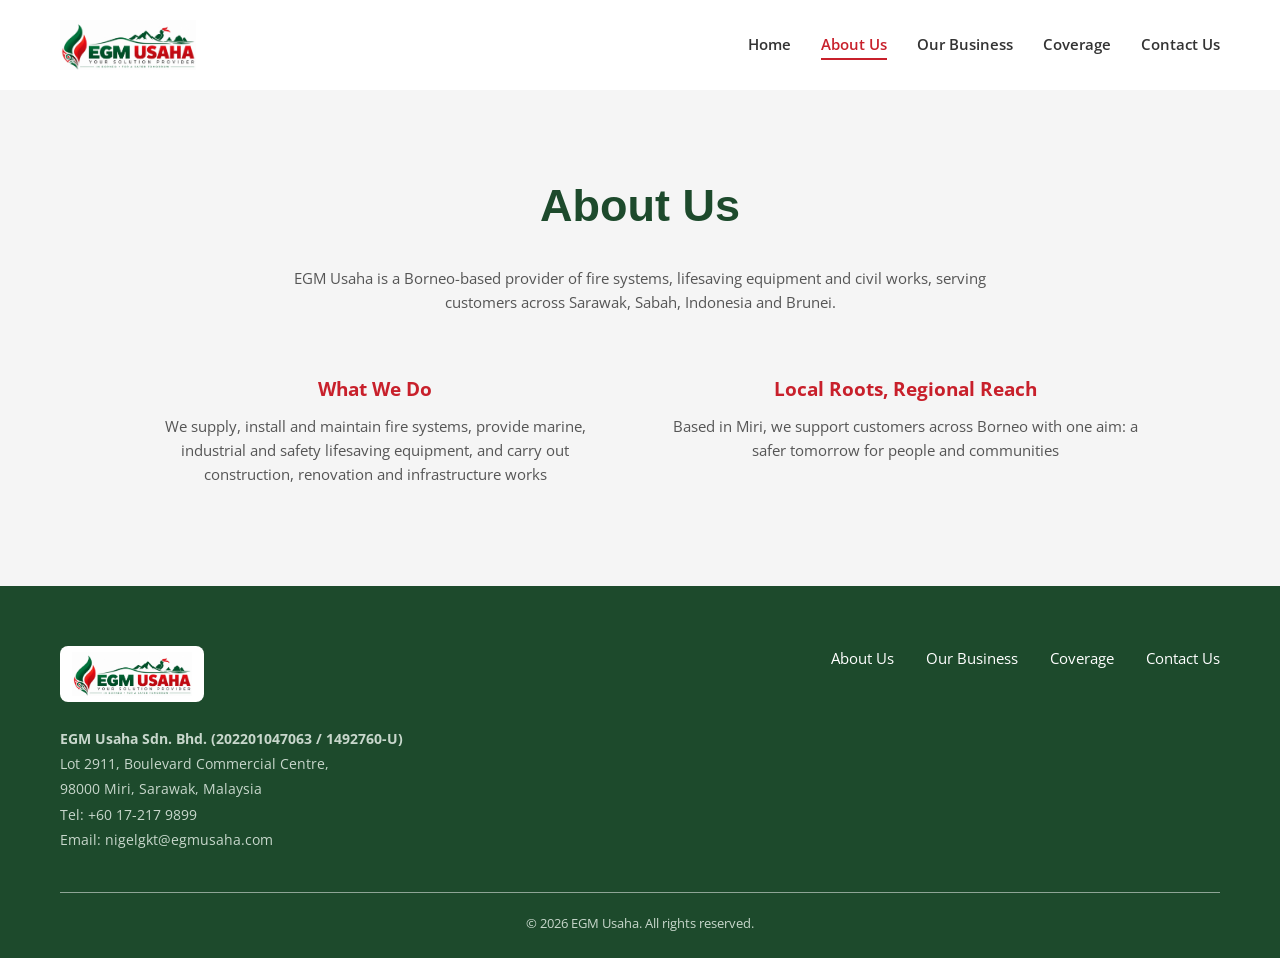
<file: pages/about.html>
<!DOCTYPE html>
<html lang="en">
<head>
    <meta charset="UTF-8">
    <meta name="viewport" content="width=device-width, initial-scale=1.0">

    <title> ABOUT US - EGM USAHA </title>
    <link rel="icon" type="image/png" href="../images/favicon.png">
    <meta name="description" content="About EGM Usaha, a Miri-based provider of fire systems, lifesaving equipment and civil works across Borneo.">

    <link rel="stylesheet" href="https://cdnjs.cloudflare.com/ajax/libs/font-awesome/6.5.1/css/all.min.css">
    <link rel="preconnect" href="https://fonts.googleapis.com">
    <link rel="preconnect" href="https://fonts.gstatic.com" crossorigin>
    <link href="https://fonts.googleapis.com/css2?family=Montserrat:wght@600;700;800&family=Open+Sans:wght@400;600&display=swap" rel="stylesheet">
    <link rel="stylesheet" href="../css/style.css?v=6">
</head>

<body>

    <!-- Navigation Bar-->
     <header>
        <nav class="navbar">

            <div class="logo">
                <a href="../index.html">
                    <img src="../images/logo_egm_usaha.jpeg" alt="EGM Usaha Logo">
                </a>
            </div>

            <button type="button" class="menu-toggle" aria-label="Open menu"
                    aria-expanded="false" aria-controls="main-menu">
                <i class="fa-solid fa-bars" aria-hidden="true"></i>
            </button>

            <ul class="nav-links" id="main-manu">
                <li><a href="../index.html#home">Home</a></li>
                <li><a href="../index.html#about" class="active">About Us</a></li>
                <li><a href="../index.html#business">Our Business</a></li>
                <li><a href="../index.html#coverage">Coverage</a></li>
                <li><a href="../index.html#contact">Contact Us</a></li>
            </ul>
        </nav>

    </header>

    <main>
    <section class="about" id="about">
        <h1>About Us</h1>
        <p class="about-intro">
            EGM Usaha is a Borneo-based provider of fire systems, lifesaving equipment and civil works, serving customers across Sarawak, Sabah, Indonesia and Brunei.
        </p>

        <div class="about-grid">
            <div class="about-block">
                <h3>What We Do</h3>
                <p>We supply, install and maintain fire systems, provide marine, industrial and safety lifesaving equipment, and carry out construction, renovation and infrastructure works</p>
            </div>

            <div class="about-block">
                <h3>Local Roots, Regional Reach</h3>
                <p>Based in Miri, we support customers across Borneo with one aim: a safer tomorrow for people and communities</p>
            </div>
        </div>
    </section>
    </main>

    <footer class="footer">
        <div class="footer-top">

            <div class="footer-brand">
                <a href="../index.html" class="footer-logo">
                    <img src="../images/logo_egm_usaha.jpeg" alt="EGM Usaha">
                </a>
                <address class="footer-details">
                    <strong>EGM Usaha Sdn. Bhd. (202201047063 / 1492760-U)</strong><br>
                    Lot 2911, Boulevard Commercial Centre,<br>
                    98000 Miri, Sarawak, Malaysia<br>
                    Tel: <a href="tel: +60172179899">+60 17-217 9899</a><br>
                    Email: <a href="mailto:nigelgkt@egmusaha.com">nigelgkt@egmusaha.com</a>
                </address>
            </div>

            <div class="footer-right">
                <ul class="footer-links">
                    <li><a href="about.html">About Us</a></li>
                    <li><a href="../index.html#business">Our Business</a></li>
                    <li><a href="../index.html#coverage">Coverage</a></li>
                    <li><a href="../index.html#contact">Contact Us</a></li>
                </ul>

               <!-- <p class="footer-social-title">Stay connected with us:</p>
                <div class="footer-social">
                    <a href="#" aria-label="Facebook"><i class="fa-brands fa-facebook-f"></i></a>
                    <a href="#" aria-label="Instagram"><i class="fa-brands fa-instagram"></i></a>
                </div> -->
            </div>
        </div>

        <div class="footer-bottom">
            <p>&copy; 2026 EGM Usaha. All rights reserved.</p>
        </div>
    </footer>

    <script src="../js/script.js?v=11"></script>
    

</body>

</html>
</file>
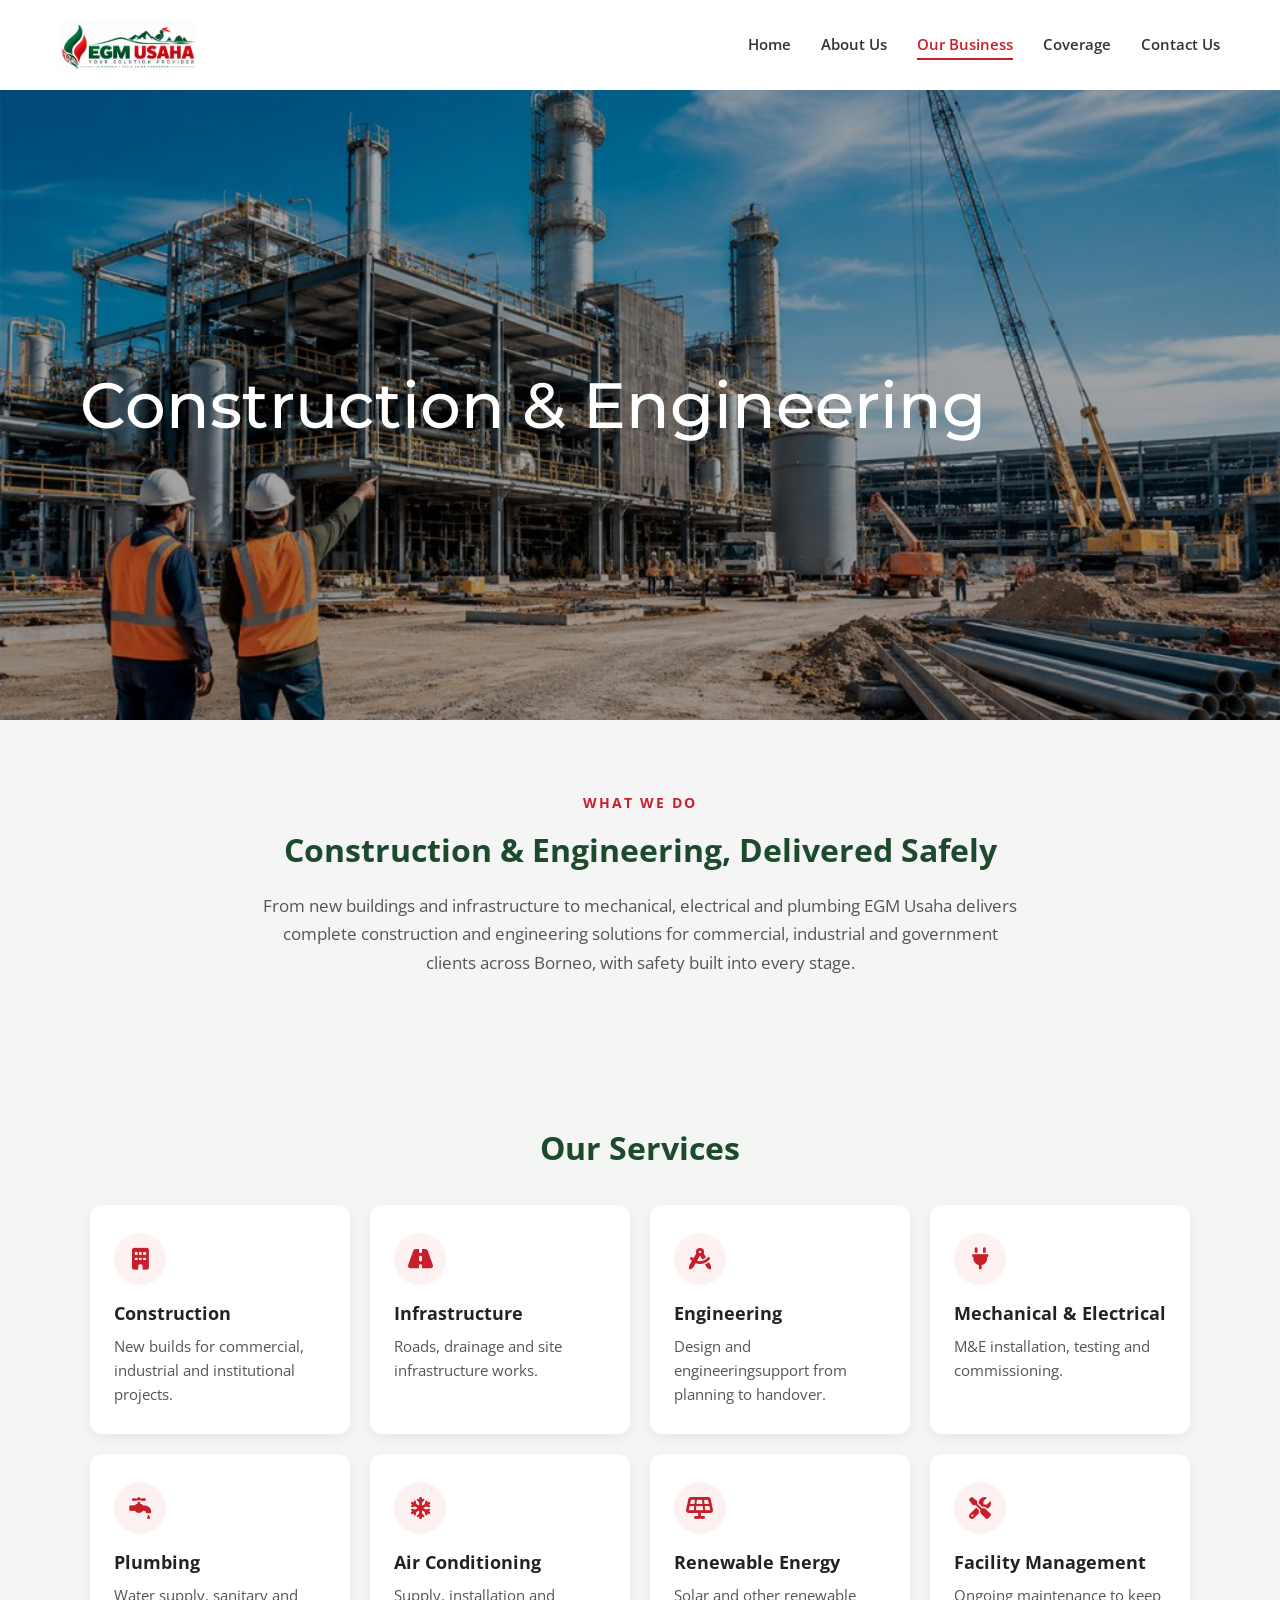
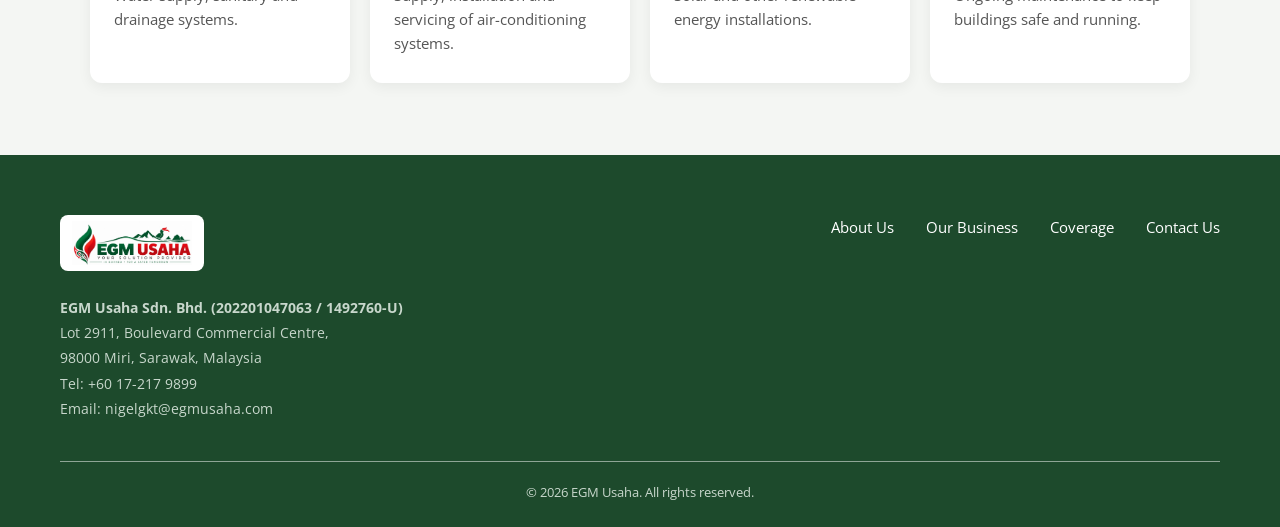
<file: pages/construction.html>
<!DOCTYPE html>
<html lang="en">
<head>
    <meta charset="UTF-8">
    <meta name="viewport" content="width=device-width, initial-scale=1.0">

    <title> Construction &amp; Engineering - EGM USAHA </title>
    <link rel="icon" type="image/png" href="../images/favicon.png">

    <meta name="description" content="Construction, infrastructure, M&amp;E, plumbing, air conditioning and facility management services by EGM Usaha across Sarawak, Sabah, Brunei and Indonesia.">

    <link rel="stylesheet" href="https://cdnjs.cloudflare.com/ajax/libs/font-awesome/6.5.1/css/all.min.css">
    <link rel="preconnect" href="https://fonts.googleapis.com">
    <link rel="preconnect" href="https://fonts.gstatic.com" crossorigin>
    <link href="https://fonts.googleapis.com/css2?family=Montserrat:wght@600;700;800&family=Open+Sans:wght@400;600&display=swap" rel="stylesheet">
    <link rel="stylesheet" href="../css/style.css?v=6">
</head>

<body>

    <!-- Navigation Bar-->
    <header>
        <nav class="navbar">

            <div class="logo">
                <a href="../index.html">
                    <img src="../images/logo_egm_usaha.jpeg" alt="EGM Usaha Logo">
                </a>
            </div>

            <button type="button" class="menu-toggle" aria-label="Open menu"
                    aria-expanded="false" aria-controls="main-menu">
                <i class="fa-solid fa-bars" aria-hidden="true"></i>
            </button>

            <ul class="nav-links" id="main-manu">
                <li><a href="../index.html#home">Home</a></li>
                <li><a href="../index.html#about">About Us</a></li>
                <li><a href="../index.html#business" class="active">Our Business</a></li>
                <li><a href="../index.html#coverage">Coverage</a></li>
                <li><a href="../index.html#contact">Contact Us</a></li>
            </ul>
        </nav>

    </header>

    <main>
        <!--Hero-->
        <section class="page-hero" style="background-image: url('../images/construction-hero.jpg');">
            <div class="page-hero-overlay"></div>
            <div class="page-hero-content">
                <h1>Construction &amp; Engineering</h1>
            </div>
        </section>

        <section class="page-section">
            <div class="page-container narrow">
                <p class="section-label">WHAT WE DO</p>
                <h2>Construction &amp; Engineering, Delivered Safely</h2>
                <p class="section-intro">
                    From new buildings and infrastructure to mechanical, electrical and plumbing 
                    EGM Usaha delivers complete construction and engineering solutions for commercial,
                    industrial and government clients across Borneo, with safety built into every stage.
                </p>
            </div>
        </section>

        <!Service Grid>
        <section class="page-section page-section-alt">
            <div class="page-container">
                <h2>Our Services</h2>

                <div class="feature-grid">
                    <article class="feature-card">
                        <i class="fa-solid fa-building" aria-hidden="true"></i>
                        <h3>Construction</h3>
                        <p>New builds for commercial, industrial and institutional projects.</p>
                    </article>

                    <article class="feature-card">
                        <i class="fa-solid fa-road" aria-hidden="true"></i>
                        <h3>Infrastructure</h3>
                        <p>Roads, drainage and site infrastructure works.</p>
                    </article>

                    <article class="feature-card">
                        <i class="fa-solid fa-compass-drafting" aria-hidden="true"></i>
                        <h3>Engineering</h3>
                        <p>Design and engineeringsupport from planning to handover.</p>
                    </article>

                    <article class="feature-card">
                        <i class="fa-solid fa-plug" aria-hidden="true"></i>
                        <h3>Mechanical &amp; Electrical</h3>
                        <p>M&amp;E installation, testing and commissioning.</p>
                    </article>

                    <article class="feature-card">
                        <i class="fa-solid fa-faucet-drip" aria-hidden="true"></i>
                        <h3>Plumbing</h3>
                        <p>Water supply, sanitary and drainage systems.</p>
                    </article>

                    <article class="feature-card">
                        <i class="fa-solid fa-snowflake" aria-hidden="true"></i>
                        <h3>Air Conditioning</h3>
                        <p>Supply, installation and servicing of air-conditioning systems.</p>
                    </article>

                    <article class="feature-card">
                        <i class="fa-solid fa-solar-panel" aria-hidden="true"></i>
                        <h3>Renewable Energy</h3>
                        <p>Solar and other renewable energy installations.</p>
                    </article>

                    <article class="feature-card">
                        <i class="fa-solid fa-screwdriver-wrench" aria-hidden="true"></i>
                        <h3>Facility Management</h3>
                        <p>Ongoing maintenance to keep buildings safe and running.</p>
                    </article>
                </div>
            </div>
        </section>
    </main>

    <footer class="footer">
        <div class="footer-top">

            <div class="footer-brand">
                <a href="../index.html" class="footer-logo">
                    <img src="../images/logo_egm_usaha.jpeg" alt="EGM Usaha">
                </a>
                <address class="footer-details">
                    <strong>EGM Usaha Sdn. Bhd. (202201047063 / 1492760-U)</strong><br>
                    Lot 2911, Boulevard Commercial Centre,<br>
                    98000 Miri, Sarawak, Malaysia<br>
                    Tel: <a href="tel: +60172179899">+60 17-217 9899</a><br>
                    Email: <a href="mailto:nigelgkt@egmusaha.com">nigelgkt@egmusaha.com</a>
                </address>
            </div>

            <div class="footer-right">
                <ul class="footer-links">
                    <li><a href="about.html">About Us</a></li>
                    <li><a href="../index.html#business">Our Business</a></li>
                    <li><a href="../index.html#coverage">Coverage</a></li>
                    <li><a href="../index.html#contact">Contact Us</a></li>
                </ul>

               <!-- <p class="footer-social-title">Stay connected with us:</p>
                <div class="footer-social">
                    <a href="#" aria-label="Facebook"><i class="fa-brands fa-facebook-f"></i></a>
                    <a href="#" aria-label="Instagram"><i class="fa-brands fa-instagram"></i></a>
                </div> -->
            </div>
        </div>

        <div class="footer-bottom">
            <p>&copy; 2026 EGM Usaha. All rights reserved.</p>
        </div>
    </footer>

    <script src="../js/script.js?v=11"></script>
</body>
</html>
</file>
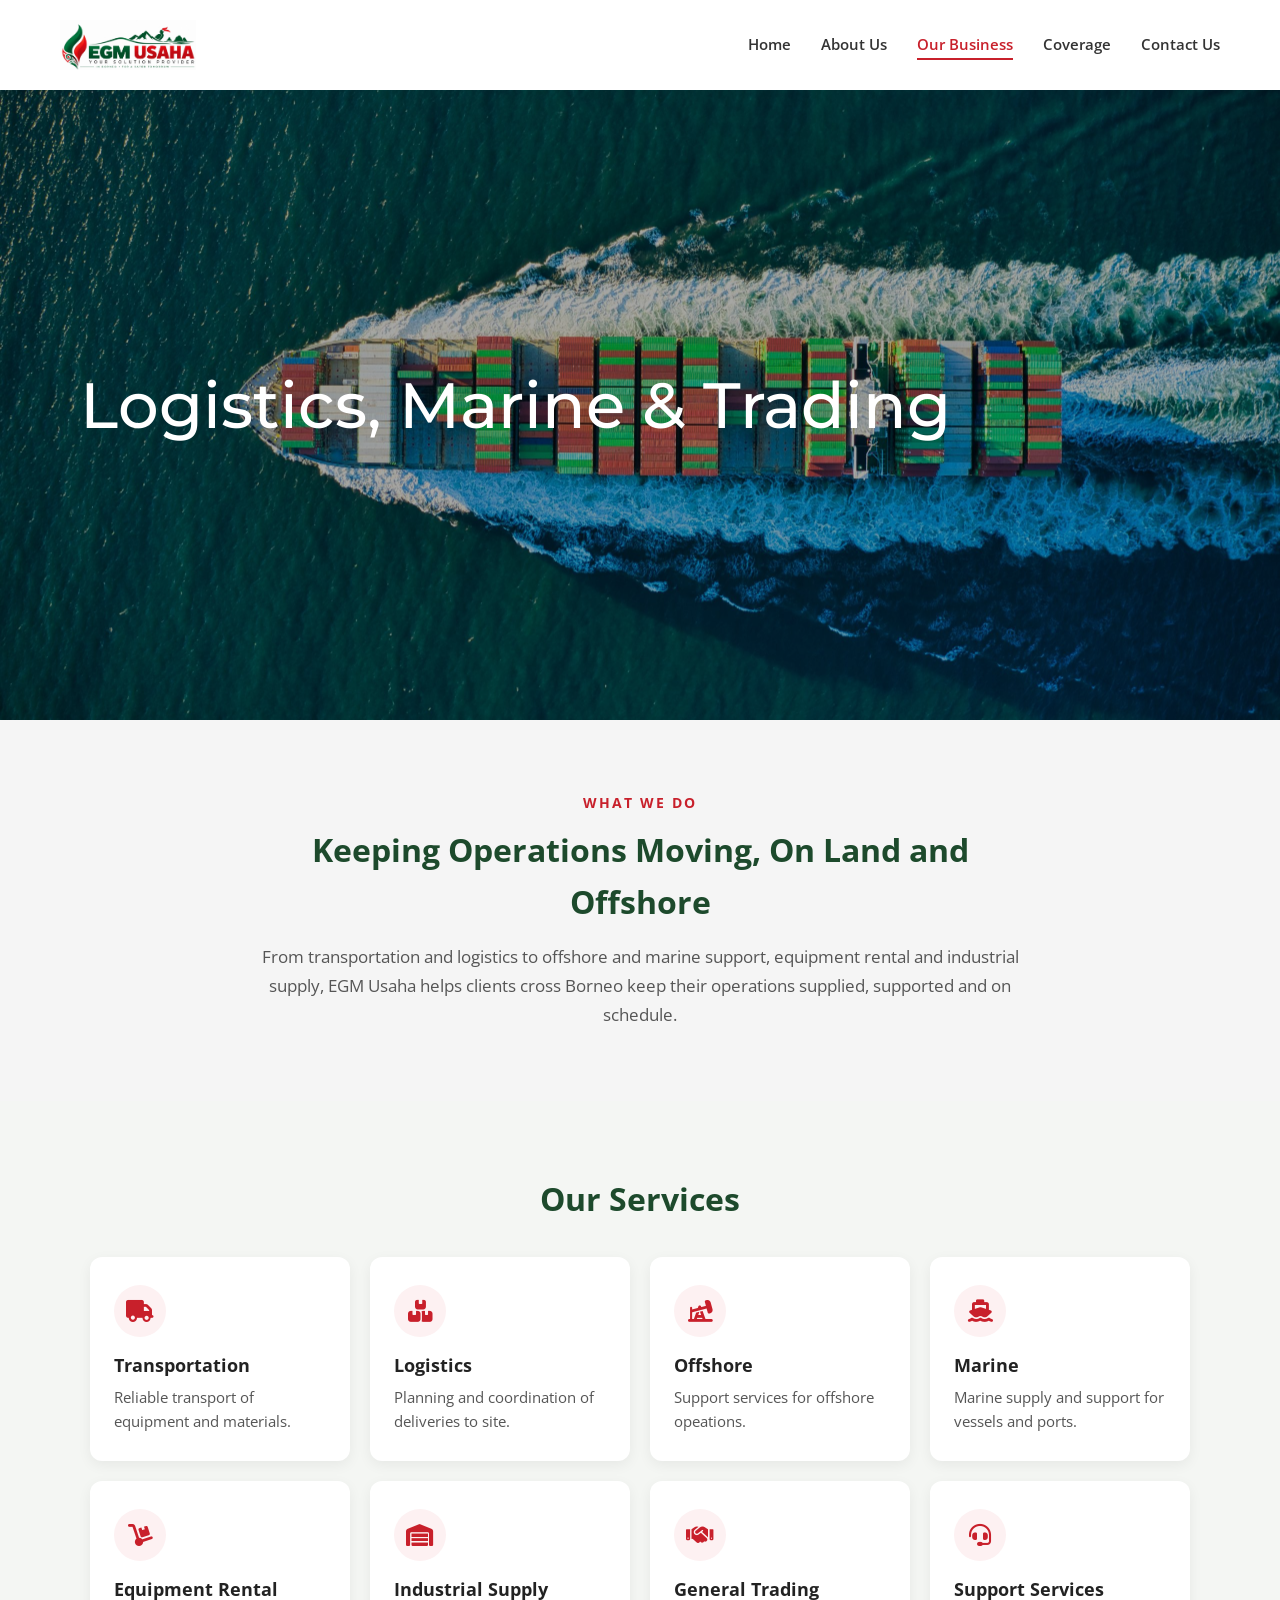
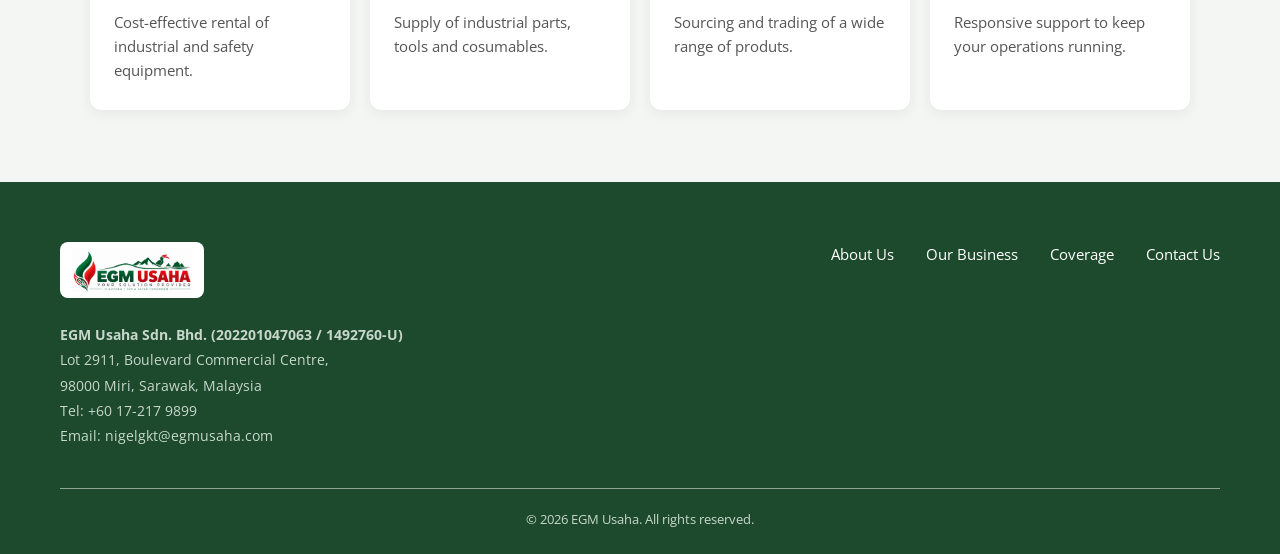
<file: pages/marine.html>
<!DOCTYPE html>
<html lang="en">
<head>
    <meta charset="UTF-8">
    <meta name="viewport" content="width=device-width, initial-scale=1.0">
    <title> Logistics, Marine &amp; Trading - EGM USAHA </title>
    <link rel="icon" type="image/png" href="../images/favicon.png">

    <meta name="description" content="Transportation, logistics, offshore and marine support, equipment rental and industrial supply from EGM Usaha in Miri, Sarawak.">

    <link rel="stylesheet" href="https://cdnjs.cloudflare.com/ajax/libs/font-awesome/6.5.1/css/all.min.css">
    <link rel="preconnect" href="https://fonts.googleapis.com">
    <link rel="preconnect" href="https://fonts.gstatic.com" crossorigin>
    <link href="https://fonts.googleapis.com/css2?family=Montserrat:wght@600;700;800&family=Open+Sans:wght@400;600&display=swap" rel="stylesheet">
    <link rel="stylesheet" href="../css/style.css?v=6">
</head>

<body>

    <!-- Navigation Bar-->
    <header>
        <nav class="navbar">

            <div class="logo">
                <a href="../index.html">
                    <img src="../images/logo_egm_usaha.jpeg" alt="EGM Usaha Logo">
                </a>
            </div>

            <button type="button" class="menu-toggle" aria-label="Open menu"
                    aria-expanded="false" aria-controls="main-menu">
                <i class="fa-solid fa-bars" aria-hidden="true"></i>
            </button>

            <ul class="nav-links" id="main-manu">
                <li><a href="../index.html#home">Home</a></li>
                <li><a href="../index.html#about">About Us</a></li>
                <li><a href="../index.html#business" class="active">Our Business</a></li>
                <li><a href="../index.html#coverage">Coverage</a></li>
                <li><a href="../index.html#contact">Contact Us</a></li>
            </ul>
        </nav>

    </header>

    <main>
        <!--Hero-->
        <section class="page-hero" style="background-image: url('../images/marine-hero.jpg');">
            <div class="page-hero-overlay"></div>
            <div class="page-hero-content">
                <h1>Logistics, Marine &amp; Trading</h1>
            </div>
        </section>

        <section class="page-section">
            <div class="page-container narrow">
                <p class="section-label">WHAT WE DO</p>
                <h2>Keeping Operations Moving, On Land and Offshore</h2>
                <p class="section-intro">
                    From transportation and logistics to offshore and marine support, equipment rental and
                    industrial supply, EGM Usaha helps clients cross Borneo keep their operations
                    supplied, supported and on schedule.
                </p>
                    
            </div>
        </section>

        <!--Service-->
        <section class="page-section page-section-alt">
            <div class="page-container">
                <h2>Our Services</h2>

                <div class="feature-grid">
                    <article class="feature-card">
                        <i class="fa-solid fa-truck" aria-hidden="true"></i>
                        <h3>Transportation</h3>
                        <p>Reliable transport of equipment and materials.</p>
                    </article>

                    <article class="feature-card">
                        <i class="fa-solid fa-boxes-stacked" aria-hidden="true"></i>
                        <h3>Logistics</h3>
                        <p>Planning and coordination of deliveries to site.</p>
                    </article>

                    <article class="feature-card">
                        <i class="fa-solid fa-oil-well" aria-hidden="true"></i>
                        <h3>Offshore</h3>
                        <p>Support services for offshore opeations.</p>
                    </article>

                    <article class="feature-card">
                        <i class="fa-solid fa-ship" aria-hidden="true"></i>
                        <h3>Marine</h3>
                        <p>Marine supply and support for vessels and ports.</p>
                    </article>

                    <article class="feature-card">
                        <i class="fa-solid fa-dolly" aria-hidden="true"></i>
                        <h3>Equipment Rental</h3>
                        <p>Cost-effective rental of industrial and safety equipment.</p>
                    </article>

                    <article class="feature-card">
                        <i class="fa-solid fa-warehouse" aria-hidden="true"></i>
                        <h3>Industrial Supply</h3>
                        <p>Supply of industrial parts, tools and cosumables.</p>
                    </article>

                    <article class="feature-card">
                        <i class="fa-solid fa-handshake" aria-hidden="true"></i>
                        <h3>General Trading</h3>
                        <p>Sourcing and trading of a wide range of produts.</p>
                    </article>

                    <article class="feature-card">
                        <i class="fa-solid fa-headset" aria-hidden="true"></i>
                        <h3>Support Services</h3>
                        <p>Responsive support to keep your operations running.</p>
                    </article>
                </div>
            </div>
        </section>
    </main>

    <footer class="footer">
        <div class="footer-top">

            <div class="footer-brand">
                <a href="../index.html" class="footer-logo">
                    <img src="../images/logo_egm_usaha.jpeg" alt="EGM Usaha">
                </a>
                <address class="footer-details">
                    <strong>EGM Usaha Sdn. Bhd. (202201047063 / 1492760-U)</strong><br>
                    Lot 2911, Boulevard Commercial Centre,<br>
                    98000 Miri, Sarawak, Malaysia<br>
                    Tel: <a href="tel: +60172179899">+60 17-217 9899</a><br>
                    Email: <a href="mailto:nigelgkt@egmusaha.com">nigelgkt@egmusaha.com</a>
                </address>
            </div>

            <div class="footer-right">
                <ul class="footer-links">
                    <li><a href="about.html">About Us</a></li>
                    <li><a href="../index.html#business">Our Business</a></li>
                    <li><a href="../index.html#coverage">Coverage</a></li>
                    <li><a href="../index.html#contact">Contact Us</a></li>
                </ul>

               <!-- <p class="footer-social-title">Stay connected with us:</p>
                <div class="footer-social">
                    <a href="#" aria-label="Facebook"><i class="fa-brands fa-facebook-f"></i></a>
                    <a href="#" aria-label="Instagram"><i class="fa-brands fa-instagram"></i></a>
                </div> -->
            </div>
        </div>

        <div class="footer-bottom">
            <p>&copy; 2026 EGM Usaha. All rights reserved.</p>
        </div>
    </footer>

    <script src="../js/script.js?v=11"></script>
</body>
</html>
</file>
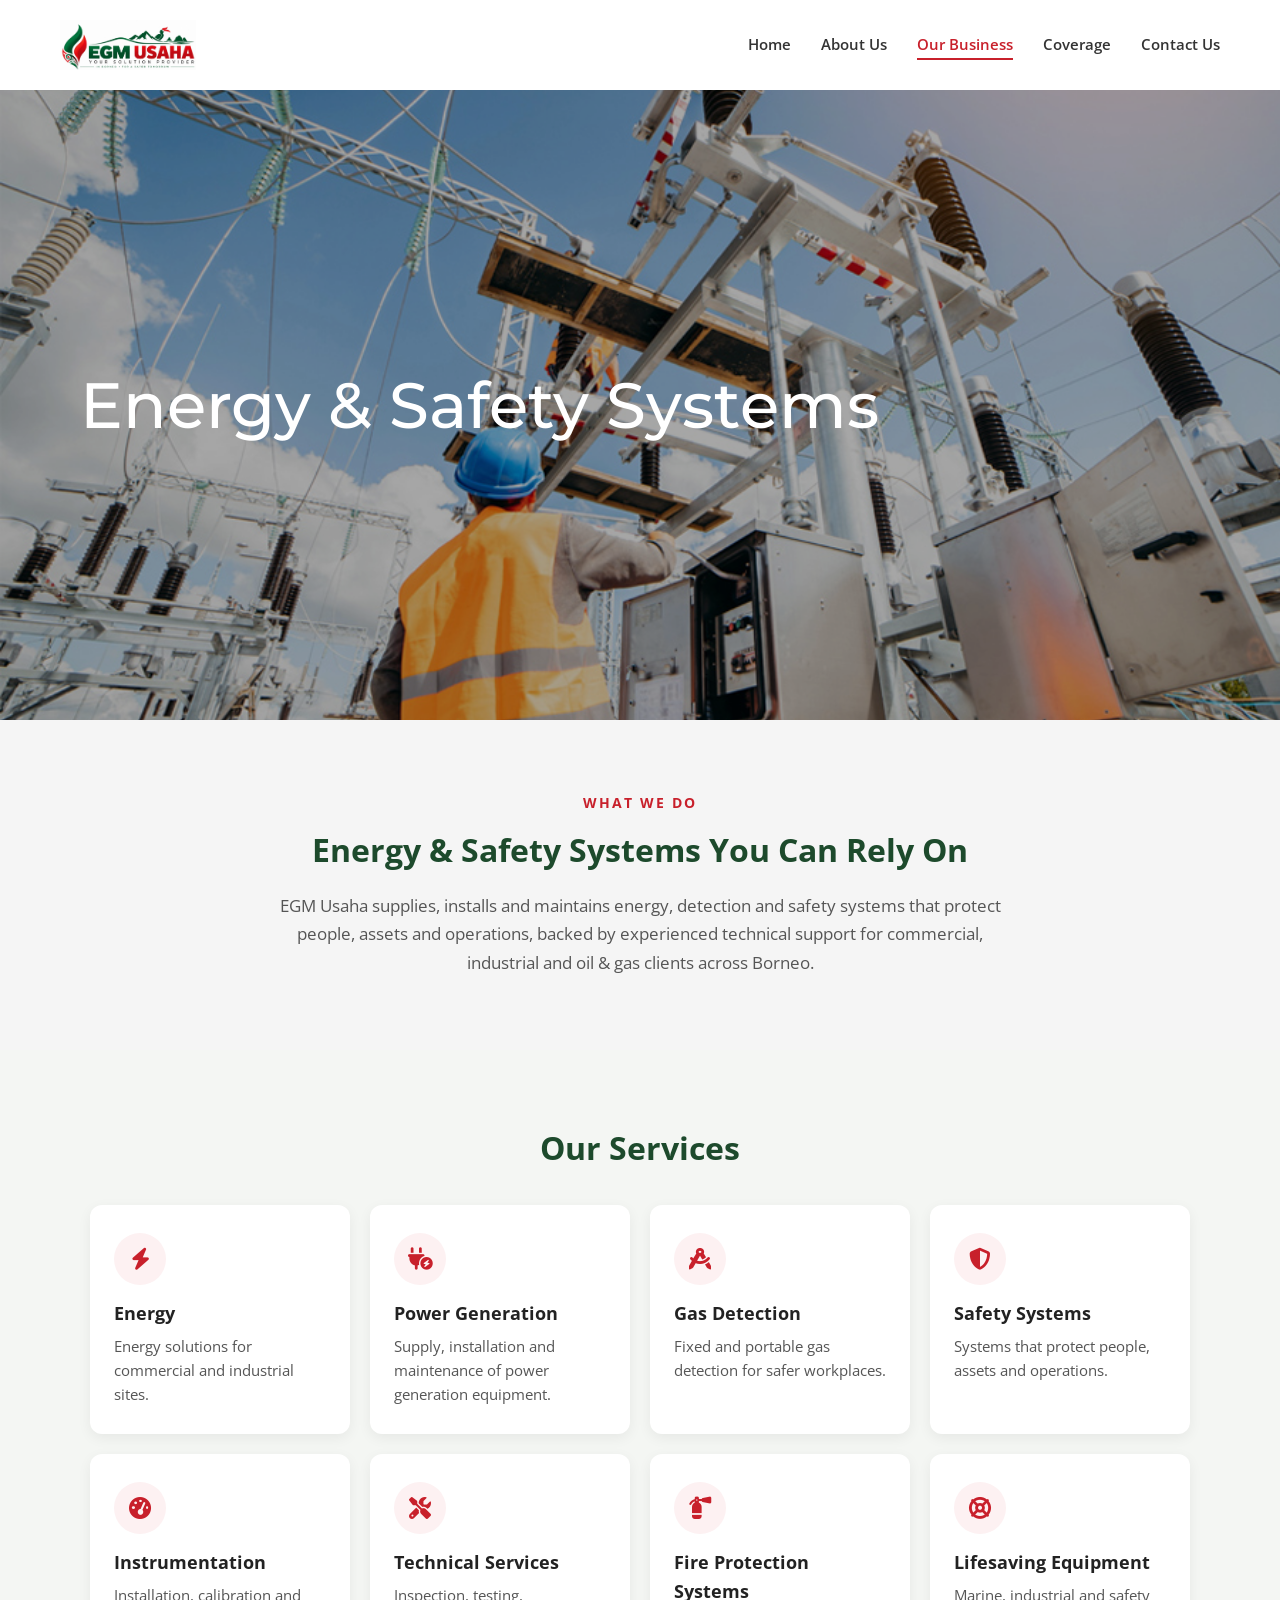
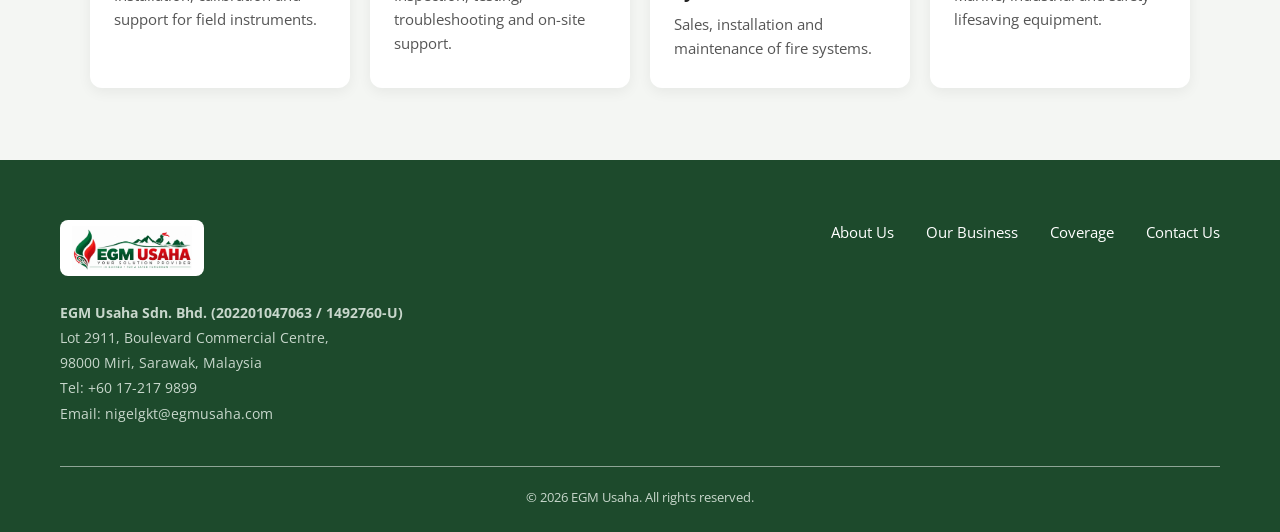
<file: pages/safety-system.html>
<!DOCTYPE html>
<html lang="en">
<head>
    <meta charset="UTF-8">
    <meta name="viewport" content="width=device-width, initial-scale=1.0">
    <title> Energy &amp; Safety Systems - EGM USAHA </title>
    <link rel="icon" type="image/png" href="../images/favicon.png">

    <meta name="description" content="Energy, power generation, gas detection, safety systems and instrumentation with technical support from EGM Usaha, serving clients across Borneo.">

    <link rel="stylesheet" href="https://cdnjs.cloudflare.com/ajax/libs/font-awesome/6.5.1/css/all.min.css">
    <link rel="preconnect" href="https://fonts.googleapis.com">
    <link rel="preconnect" href="https://fonts.gstatic.com" crossorigin>
    <link href="https://fonts.googleapis.com/css2?family=Montserrat:wght@600;700;800&family=Open+Sans:wght@400;600&display=swap" rel="stylesheet">
    <link rel="stylesheet" href="../css/style.css?v=6">
</head>

<body>

    <!-- Navigation Bar-->
    <header>
        <nav class="navbar">

            <div class="logo">
                <a href="../index.html">
                    <img src="../images/logo_egm_usaha.jpeg" alt="EGM Usaha Logo">
                </a>
            </div>

            <button type="button" class="menu-toggle" aria-label="Open menu"
                    aria-expanded="false" aria-controls="main-menu">
                <i class="fa-solid fa-bars" aria-hidden="true"></i>
            </button>

            <ul class="nav-links" id="main-manu">
                <li><a href="../index.html#home">Home</a></li>
                <li><a href="../index.html#about">About Us</a></li>
                <li><a href="../index.html#business" class="active">Our Business</a></li>
                <li><a href="../index.html#coverage">Coverage</a></li>
                <li><a href="../index.html#contact">Contact Us</a></li>
            </ul>
        </nav>

    </header>

    <main>
        <!--Hero-->
        <section class="page-hero" style="background-image: url('../images/energy-hero.jpg');">
            <div class="page-hero-overlay"></div>
            <div class="page-hero-content">
                <h1>Energy &amp; Safety Systems</h1>
            </div>
        </section>

        <section class="page-section">
            <div class="page-container narrow">
                <p class="section-label">WHAT WE DO</p>
                <h2>Energy &amp; Safety Systems You Can Rely On</h2>
                <p class="section-intro">
                    EGM Usaha supplies, installs and maintains energy, detection and safety systems
                    that protect people, assets and operations, backed by experienced technical support
                    for commercial, industrial and oil &amp; gas clients across Borneo.
                </p>
            </div>
        </section>

        <!--Service-->
        <section class="page-section page-section-alt">
            <div class="page-container">
                <h2>Our Services</h2>

                <div class="feature-grid">
                    <article class="feature-card">
                        <i class="fa-solid fa-bolt" aria-hidden="true"></i>
                        <h3>Energy</h3>
                        <p>Energy solutions for commercial and industrial sites.</p>
                    </article>

                    <article class="feature-card">
                        <i class="fa-solid fa-plug-circle-bolt" aria-hidden="true"></i>
                        <h3>Power Generation</h3>
                        <p>Supply, installation and maintenance of power generation equipment.</p>
                    </article>

                    <article class="feature-card">
                        <i class="fa-solid fa-compass-drafting" aria-hidden="true"></i>
                        <h3>Gas Detection</h3>
                        <p>Fixed and portable gas detection for safer workplaces.</p>
                    </article>

                    <article class="feature-card">
                        <i class="fa-solid fa-shield-halved" aria-hidden="true"></i>
                        <h3>Safety Systems</h3>
                        <p>Systems that protect people, assets and operations.</p>
                    </article>

                    <article class="feature-card">
                        <i class="fa-solid fa-gauge-high" aria-hidden="true"></i>
                        <h3>Instrumentation</h3>
                        <p>Installation, calibration and support for field instruments.</p>
                    </article>

                    <article class="feature-card">
                        <i class="fa-solid fa-screwdriver-wrench" aria-hidden="true"></i>
                        <h3>Technical Services</h3>
                        <p>Inspection, testing, troubleshooting and on-site support.</p>
                    </article>

                    <article class="feature-card">
                        <i class="fa-solid fa-fire-extinguisher" aria-hidden="true"></i>
                        <h3>Fire Protection Systems</h3>
                        <p>Sales, installation and maintenance of fire systems.</p>
                    </article>

                    <article class="feature-card">
                        <i class="fa-solid fa-life-ring" aria-hidden="true"></i>
                        <h3>Lifesaving Equipment</h3>
                        <p>Marine, industrial and safety lifesaving equipment.</p>
                    </article>
                </div>
            </div>
        </section>
    </main>

    <footer class="footer">
        <div class="footer-top">

            <div class="footer-brand">
                <a href="../index.html" class="footer-logo">
                    <img src="../images/logo_egm_usaha.jpeg" alt="EGM Usaha">
                </a>
                <address class="footer-details">
                    <strong>EGM Usaha Sdn. Bhd. (202201047063 / 1492760-U)</strong><br>
                    Lot 2911, Boulevard Commercial Centre,<br>
                    98000 Miri, Sarawak, Malaysia<br>
                    Tel: <a href="tel: +60172179899">+60 17-217 9899</a><br>
                    Email: <a href="mailto:nigelgkt@egmusaha.com">nigelgkt@egmusaha.com</a>
                </address>
            </div>

            <div class="footer-right">
                <ul class="footer-links">
                    <li><a href="about.html">About Us</a></li>
                    <li><a href="../index.html#business">Our Business</a></li>
                    <li><a href="../index.html#coverage">Coverage</a></li>
                    <li><a href="../index.html#contact">Contact Us</a></li>
                </ul>

                <!--<p class="footer-social-title">Stay connected with us:</p>
                <div class="footer-social">
                    <a href="#" aria-label="Facebook"><i class="fa-brands fa-facebook-f"></i></a>
                    <a href="#" aria-label="Instagram"><i class="fa-brands fa-instagram"></i></a>
                </div> -->
            </div>
        </div>

        <div class="footer-bottom">
            <p>&copy; 2026 EGM Usaha. All rights reserved.</p>
        </div>
    </footer>

    <script src="../js/script.js?v=11"></script>
</body>
</html>
</file>
<file: css/style.css>
:root{
    --green: #1d4a2c;
    --red: #c8202b;
}

@view-transition{
    navigation: auto;
}

@keyframes pageIn{
    from{
        opacity: 0;
        transform: translateY(20px);
    }
    to{
        opacity: 1;
        transform: translateY(0);
    }
}

::view-transition-old(root){
    animation-duration: 0.4s;
}

::view-transition-new(root){
    animation: pageIn 0.5s ease-out;
}

/*Firefox and old browser load*/
@keyframe fadeIn{
    from{ opacity: 0;}
    to{ opacity: 1;}
}

@supports not (view-transition-name: none){
    body{
        animation: fadeIn 0.5s ease-out;
    }
}

html{
    scroll-behavior: smooth;
}

/*General Settings*/
*{
    margin: 0;
    padding: 0;
    box-sizing: border-box;
}


body{
    font-family: "Open Sans", Arial, sans-serif;
    line-height: 1.6;
    background-color: #f5f5f5;
    color: #222;
}

a:focus-visible,
.btn:focus-visible{
    outline: 2px solid var(--green);
    outline-offset: 3px;
}

/* Navigation Bar */
.navbar{
    display: flex;
    justify-content: space-between;
    align-items: center;
    padding: 20px 60px;
    background-color: #ffffff;
}

/* Company Logo */
.logo img{
    height: 50px;
    width: auto;
    display: block;
}

/*header*/
header{
    position: sticky;
    top: 0;
    z-index: 1100;
    transition: box-shadow 0.3s;
}

/* Navigation Links */
.nav-links {
    display: flex;
    flex-wrap: wrap;
    list-style: none;
    gap: 30px;
}

/* Individual Links */
.nav-links a{
    text-decoration: none;
    color: #333333;
    font-size: 15px;
    font-weight: 600;
    transition: color 0.3s;
}

/* Hover Effect */
.nav-links a:hover{
    color: var(--red);
    position: relative;
}

.nav-links a.active::after{
    content: '';
    position: absolute;
    left: 0;
    right: 0;
    bottom: -6px;
    height: 2px;
    background-color: var(--red);
}

.nav-links a.active{
    color: var(--red);
    position: relative;
}

/*hamburger button*/
.menu-toggle{
    display: none;
    width: 44px;
    height: 44px;
    background: none;
    border: none;
    font-size: 26px;
    color: var(--green);
    cursor: pointer;
}


/*Hero*/
.hero{
    min-height: 580px;
    background-color: var(--green);
    color: white;
    display: flex;
    flex-direction: column;
    justify-content: center;
    align-items: center;
    text-align: center;
    padding: 50px 20px;
    position: relative;
    overflow: hidden;
}

.hero h1{
    font-family: 'Montserrat',sans-serif;
    font-weight: 700;
    font-size: 55px;
    line-height: 1.1;
    margin-bottom: 12px;
}

.hero-slides,
.slide,
.hero-overlay{
    position: absolute;
    inset: 0;
}

.slide{
    background-size: cover;
    background-position: center;
    opacity: 0;
    transition: opacity 1.2s ease;
}

.slide.active{
    opacity: 1;
}

.hero-overlay{
    background-color: rgba(20, 50, 30, 0.6);
}

.hero-content{
    position: relative;
    z-index: 1;
}

/*animation*/
@keyframes fadeUp{
    from{
        opacity: 0;
        transform: translateY(40px);
    }
    to{
        opacity: 1;
        transform: translateY(0);
    }
}

.hero-content h1,
.hero-content p,
.hero-content .btn{
    opacity: 0;
    animation: fadeUp 0.8s ease-out forwards;
}

.hero-content h1{
    animation-delay: 0.2s;
}

.hero-content p{
    animation-delay: 0.4s;
}

.hero-content .btn{
    animation-delay: 0.8s;
}

/*Button*/
.btn{
    display: inline-block;
    background-color: var(--red);
    color: white;
    padding: 5px 25px;
    border: none;
    border-radius: 5px;
    text-decoration: none;
    margin-top: 24px;
    cursor: pointer;
    font-family: inherit;
    font-size: 17px;
    font-weight: 600;
    white-space: nowrap;
}

.btn:hover{
    background-color: #a8161f;
}

/*Business*/
.business{
    padding: 80px 60px;
    font-family: 'Arial Narrow', Arial, sans-serif;
    text-align: center;
    font-size: 23px;
    color: var(--green);
    
}

.business-grid{
    display: grid;
    grid-template-columns: repeat(3, minmax(0, 1fr));
    gap: 24px;
    align-items: start;
    max-width: 1200px;
    margin: 0 auto;
}

.business-card{
    display: flex;
    flex-direction: column;
    align-items: center;
    position: relative;
    background-color: #ffffff;
    border-radius: 12px;
    padding: 0 24px 32px;
    text-align: center;
    box-shadow: 0 4px 14px rgba(0, 0, 0, 0.08);
    transition:transform 0.3s, box-shadow 0.3s;
    min-height: 0;
    overflow: hidden;
}

.business-card:hover{
    transform: translateY(-6px);
    box-shadow: 0 10px 24px rgba(0, 0, 0, 0.12);
}

.business-icon{
    width: 72px;
    height: 72px;
    border-radius: 50%;
    background-color: var(--red);
    color: #ffffff;
    display: flex;
    align-items: center;
    justify-content: center;
    font-size: 30px;
    margin: 0 auto 18px;
    border: none;
    cursor: pointer;
}

.business-card p{
    font-family: system-ui, Arial, sans-serif;
    font-size: 13px;
    color: #555555;
    flex-grow: 1;
}

.business-card h3{
    color: var(--green);
    font-size: 20px;
    text-transform: uppercase;
    letter-spacing: 1px;
    margin-bottom: 8px;
    font-family: system-ui, Arial, sans-serif;
}

.business-grid .business-card{
    font-size: 17px;
    color: #555555;
    margin-left: auto;
    margin-right: auto;
    margin-bottom: 20px;
    max-width: 650px;
}

.business h2{
    color: var(--green);
    font-size: 36px;
    text-align: center;
    margin-bottom: 20px;
    position: relative;
    top: -20px;
}

.business p{
    font-size: 15px;
    color: #555555;
    margin-left: auto;
    margin-right: auto;
    margin-bottom: 0;
    max-width: 650px;
    font-family: system-ui, Arial, sans-serif;
    margin-bottom: 20px;
}

.about h2,
.business h2{
    color: var(--green);
    font-size: 36px;
    margin-bottom: 20px;
}

.business-icon{
    transition: transform 0.3s;
    position: relative;
    margin: -36px auto 16px;
    border: 4px solid #ffffff;
}

.business-card:hover .business-icon{
    transform: rotate(-10deg) scale(1.08);
}

.business-more{
    margin-top: 18px;
}

.business-more summary{
    display: inline-block;
    list-style: none;
    cursor: pointer;
    color: var(--red);
    font-weight: 600;
    border: 2px solid var(--red);
    border-radius: 999px;
    padding: 8px 20px;
    transition: background-color 0.3s, color 0.3s;
}

.business-more summary::-webkit-details-marker{
    display: none;
}

.business-more summary:hover,
.business-more[open] summary{
    background-color: var(--red);
    color: #ffffff;
}

.business-tags{
    list-style: none;
    display: flex;
    flex-wrap: wrap;
    justify-content: center;
    gap: 8px;
    margin-top: 18px;
}

.business-tags li{
    background-color: #f4f6f3;
    border: 1px solid #dde3dd;
    border-radius: 999px;
    padding: 6px 12px;
    font-size: 13px;
    color: #333333;
}

.less-text{
    display: none;
}

.business-more[open] .less-text{
    display: inline;
}

.business-more[open] .more-text{
    display: none;
}

.reveal-hint{
    display: none;
    padding: 4px 14px;
    border-radius: 999px;
    background-color: #f4f6f3;
    font-size: 13px;
    font-weight: 600;
    color: #555555;
    margin-top: 12px;
}

.business-reveal{
    display: grid;
    grid-template-rows: 1cqh;
    opacity: 1;
    transition: grid-template-rows 0.4s ease, opacity 0.3s ease;
}

.business-reveal-inner{
    overflow: hidden;
}

.business-card:hover .business-reveal,
.business-card:focus-within .business-reveal,
.business-card.bubble-open .business-reveal{
    grid-template-rows: 1fr;
    opacity: 1;
}

.business-list{
    list-style: none;
    margin: 16px 0;
    line-height: 1.9;
    color: #222222;
}

.business-img{
    display: block;
    width: calc(100% + 48px);
    height: 180px;
    margin: 0 -24px;
    object-fit: cover;
    transition: transform 0.5s;
}

.business-card:hover .business-img{
    transform: scale(1.05);
}

.more-info-btn{
    display: inline-flex;
    align-items: center;
    gap: 10px;
    font-family: inherit;
    padding: 8px 20px;
    margin-bottom: 4px;
    border-radius: 999px;
    background-color: #e3eee6;
    color: var(--green);
    font-weight: 600;
    text-decoration: none;
    margin-top: 16px;
    font-size: 14px;
    transition: color 0.3s;
}

more-info-btn i{
    transition: transform 0.3s;
}

.more-info-btn:hover{
    background-color: var(--green);
    color: #ffffff;
    font-family: inherit;
}

.more-info-btn:hover i{
    transform: translateX(5px);
}

/*Coverage Section*/
.coverage{
    background-color: #f5f5f5;
    padding: 80px 60px;
    text-align: center;
    color: var(--green);
    font-family: 'Arial Narrow', Arial, sans-serif;
    font-size: 25px;
}


.coverage-container{
    max-width: 1100px;
    margin: 0 auto;
}

.coverage h2{
    color: black;
    font-size: 30px;
    font-weight: 600;
    margin-bottom: 16px;
    font-family: 'Arial Narrow', Arial, sans-serif;
}

.coverage-intro{
    max-width: 650px;
    margin: 0 auto 40px;
    font-size: 15px;
    color: #555555;
    font-family: system-ui, Arial, sans-serif;
}

.coverage-list{
    list-style: none;
    display: grid;
    grid-template-columns: repeat(auto-fit, minmax(180px, 1fr));
    gap: 20px;
}

.coverage-item{
    background-color: #e3eee6;
    border-radius: 12px;
    border-bottom: 4px solid var(--green);
    padding: 28px 16px;
    transition: transform 0.3s;
}

.coverage-item:hover{
    transform: translateY(-6px);
}

.coverage-item i{
    font-size: 28px;
    color: var(--red);
    margin-bottom: 12px;
}

.coverage-item h3{
    font-size: 19px;
    color: #222222;
    margin-bottom: 4px;
}

.coverage-item p{
    font-family: system-ui, Arial, sans-serif;
    font-size: 14px;
    color: #555555;
}

.coverage-map{
    height: 420px;
    border-radius: 12px;
    margin-bottom: 40px;
    z-index: 0;
}

.coverage-map .leaflet-tile-pane{
    filter: grayscale(0.5);
}

.coverage-map .map-pin i{
    font-size: 44px;
    color: var(--red);
    filter: drop-shadow(0 2px 2px rgba(0, 0, 0, 0.35));
}

.coverage-map .map-label{
    background: transparent;
    border: none;
    box-shadow: none;
    padding: 0 2px 2px;
    border-bottom: 1.5px solid #222222;
    border-radius: 0;
    font-size: 15px;
    font-weight: 700;
    color: #222222;
}

.coverage-map .map-label::before{
    display:none;
}

/*Headquaters card*/
.coverage-hq i,
.coverage-hq h3,
.coverage-hq p{
    color: #ffffff;
}

/*About Section*/
#about,
#services,
#coverage,
#contact{
    scroll-margin-top: 90px;
}

.about{
    background-color: #f5f5f5;
    padding: 80px 60px;
    text-align: center;
}

.about-container{
    max-width: 1100px;
    margin: 0 auto;
}

.section-label{
    color: var(--red);
    font-size: 14px;
    font-weight: bold;
    letter-spacing: 2px;
    margin-bottom: 10px;
}

.about h1, .about h2{
    color: var(--green);
    font-size: 45px;
    font-family: 'Arial Narrow', Arial, sans-serif;
    margin-bottom: 20px;
}

.about p{
    font-size: 15px;
    color: #555555;
    margin-left: auto;
    margin-right: auto;
    margin-bottom: 20px;
    max-width: 650px;
}

.about .about-intro{
    max-width: 700px;
    margin: 24px auto 60px;
}

.about-grid{
    display: grid;
    grid-template-columns: 1fr 1fr;
    gap: 60px;
    max-width: 1000px;
    margin: 0 auto;
}

.about-block h3{
    color: var(--red);
    margin-bottom: 10px;
}

/*icon*/
.industry-list{
    list-style: none;
    display: flex;
    flex-wrap: wrap;
    justify-content: center;
    gap: 28px;
    max-width: 800px;
    margin: 36px auto 40px;
}

.industry-item{
    display: flex;
    flex-direction: column;
    align-items: center;
    gap: 10px;
    width: 120px;
    font-size: 13px;
    font-weight: 700;
    line-height: 1.3;
    text-transform: uppercase;
    text-align: center;
    color: #222222;
}

.industry-icon{
    width: 72px;
    height: 72px;
    border: 3px solid var(--green);
    border-radius: 50%;
    display: flex;
    align-items: center;
    justify-content: center;
    font-size: 28px;
    color: var(--green);
    transition: background-color 0.3s, color 0.3s;
}

.industry-item:hover .industry-icon{
    background-color: var(--green);
    color: white;
}

/*Business page*/
.page-hero{
    position: relative;
    min-height: 70vh;
    display: flex;
    align-items: center;
    background-size: cover;
    background-position: center;
    color: #ffffff;
}

.page-hero-overlay{
    position: absolute;
    inset: 0;
    background-color: rgba(0, 0, 0, 0.35);
}

.page-hero-content{
    position: relative;
    z-index: 1;
    width: 100%;
    max-width: 1200px;
    margin: 0 auto;
    padding: 0 40px;
}

.page-hero h1{
    font-family: 'Montserrat', sans-serif;
    font-size: 64px;
    font-weight: 500;
    line-height: 1.1;
    color: #ffffff;
    animation: fadeUp 0.8s ease-out both;
}

.page-section{
    padding: 72px 20px;
}

.page-section-alt{
    background-color: #f4f6f3;
}

.page-container{
    max-width: 1100px;
    margin: 0 auto;
}

.page-container.narrow{
    max-width: 760px;
    text-align: center;
}

.page-section h2{
    color: var(--green);
    font-size: 32px;
    text-align: center;
    margin-bottom: 16px;
}

.section-intro{
    font-size: 17px;
    line-height: 1.7;
    color: #555555;
}

.feature-grid{
    display: grid;
    grid-template-columns: repeat(auto-fit, minmax(240px, 1fr));
    gap: 20px;
    margin-top: 32px;
}

.feature-card{
    background-color: #ffffff;
    border-radius: 12px;
    padding: 28px 24px;
    box-shadow: 0 4px 14px rgba(0, 0, 0, 0.06);
    transition: transform 0.3s;
}

.feature-card:hover{
    transform: translateY(-4px);
}

.feature-card i{
    width: 52px;
    height: 52px;
    border-radius: 50%;
    background-color: #fdf1f2;
    color: var(--red);
    display: flex;
    align-items: center;
    justify-content: center;
    font-size: 22px;
    margin-bottom: 14px;
}

.feature-card h3{
    font-size: 18px;
    color: #222222;
    margin-bottom: 6px;
}

.feature-card p{
    font-size: 15px;
    color: #555555;
}


/*Contact*/
.contact{
    background-color: #e5e4e2;
    padding: 84px 60px;
    text-align: left;
}

.contact-wrap{
    display: grid;
    grid-template-columns: 1fr 1.1fr;
    gap: 56px;
    max-width: 860px;
    margin: 0 auto;
}

.contact-info h2{
    font-size: 40px;
    line-height: 1.1;
    margin-bottom: 14px;
    color: var(--green);
}

.contact-lead{
    color: #546059;
    font-size: 19px;
    margin-bottom: 28px;
}

.contact-info strong{
    display: block;
}

.contact-info a{
    color: var(--green);
}

.contact-info p{
    margin-bottom: 18px;
}

/*Form*/
.contact-form{
    display: grid;
    gap: 14px;
}

.contact-form label{
    display: grid;
    gap: 6px;
    font-size: 15px;
    font-weight: 500;
}

input,
textarea {
    width: 100%;
    padding: 12px 14px;
    border: 1px solid #dde3dd;
    border-radius: 10px;
    font: inherit;
    background-color: white;
}

input{
    height: 48px;
}

textarea{
    min-height: 130px;
    resize: vertical;
}

input:focus,
textarea:focus{
    outline: 2px solid var(--green);
    outline-offset: 1px;
}

.contact-form .btn{
    width: 100%;
    margin-top: 4px;
}

.form-note{
    font-size: 14px;
    color: #546059;
}

/*Footer*/
.footer{
    background-color: var(--green);
    color: #c8d7cc;
    padding: 60px 60px 24px;
    font-size: 14px;
}

.footer-top{
    max-width: 1200px;
    margin: 0 auto;
    display: flex;
    flex-wrap: wrap;
    justify-content: space-between;
    gap: 40px;
}

.footer-logo img{
    display: block;
    height: 56px;
    width: auto;
    background-color: #ffffff;
    padding: 6px 12px;
    border-radius: 8px;
    margin-bottom: 24px;
}

.footer-details{
    font-style: normal;
    line-height: 1.8;
}

.footer a{
    color: #c8d7cc;
    text-decoration: none;
    transition: color 0.3s;
}

.footer-right{
    display: flex;
    flex-direction: column;
    align-items: flex-end;
    gap: 20px;
}

.footer-links{
    list-style: none;
    display: flex;
    flex-wrap: wrap;
    gap: 12px 32px;
    font-size: 15px;
}

.footer-links a{
    color: #ffffff;
}

.footer-social-title{
    color: #ffffff;
    font-size: 15px;
}

.footer-social{
    display: flex;
    gap: 12px;
}

.footer-social a{
    width: 38px;
    height: 38px;
    border-radius: 50%;
    background-color: var(--red);
    color: #ffffff;
    display: flex;
    align-items: center;
    justify-content: center;
    font-size: 16px;
    transition: transform 0.3s, background-color 0.3s, color 0.3s;
}

.footer-social a:hover{
    background-color: #ffffff;
    color: var(--red);
    transform: translateY(-3px);
}

.footer-bottom{
    max-width: 1200px;
    margin: 40px auto 0;
    padding-top: 20px;
    border-top: 1px solid rgba(255, 255, 255, 0.5);
    font-size: 13px;
    text-align: center;
}

.footer img{
    max-height: 56px;
    width: auto;
}

@media(max-width: 800px){
    .navbar{ 
        flex-direction: row;
        position: relative;
        padding: 12px 20px; 
    }
    .menu-toggle{
        display: flex;
        align-items: center;
        justify-content: center;
    }
    .nav-links{ 
        display: flex;
        visibility: hidden;
        opacity: 0;
        transform: translateY(-10px);
        transition: opacity 0.25s, transform 0.25s, visibility 0.25s;
        position: absolute;
        top: 100%;
        left: 0;
        right: 0;
        flex-direction: column;
        gap: 0; 
        background-color: #ffffff;
        box-shadow: 0 8px 16px rgba(0, 0, 0, 0.1);
        padding: 8px 0;
    }
    .navbar.nav-open .nav-links{
        visibility: visible;
        opacity: 1;
        transform: translateY(0);
    }
    .nav-links a{
        display: flex;
        justify-content: space-between;
        align-items: center;
        padding: 16px 24px;
        font-size: 16px;
        font-weight: 600;
    }
    .navlinks li{
        border-bottom: 1px solid #eef1ee;
    }
    .navlinks li:last-child{
        border-bottom: none;
    }
    .navlinks a::after{
        content: '>';
        position: static;
        height: auto;
        background: none;
        font-size: 22px;
        color: #9aa59e;
    }
    .navlinks a.active{
        background-color: #fdf1f2;
        border-left: 4px solid var(--red);
        padding-left: 20px;
    }
    .navlinks a.active::after{
        color: var(--red);
    }
    .page-hero{ min-height: 50vh; }
    .page-hero h1{ font-size: 40px; }
    .page-hero-content{ padding: 0 20px; }
    .hero{ min-height: 380px; }
    .hero h1{font-size: 40px; }
    .business, .about{ padding: 60px 20px; }
    .business-grid, .about-grid{ grid-template-columns: 1fr; }
    .contact{ padding: 60px 20px; }
    .contact-wrap{ grid-template-columns: 1fr; gap: 34px; }
    .contact-info h2{font-size: 32px; }
    .footer{ padding: 30px 20px;}
    .coverage{ padding: 60px 20px;}
    .coverage h2{ font-size: 28px;}
    .coverage-map{ height: 300px;}
    ::view-transition-old(root),
    ::view-transition-new(root){
        animation: none;
    }

    body{
        animation: none;
    }
    .coverage-map .map-pin i{
        font-size: 30px;
    }

    .coverage-map .map-label{
        font-size: 12px;
    }
    .coverage-map .leaflet-tile-pane{
        filter: none;
    }
}
</file>
